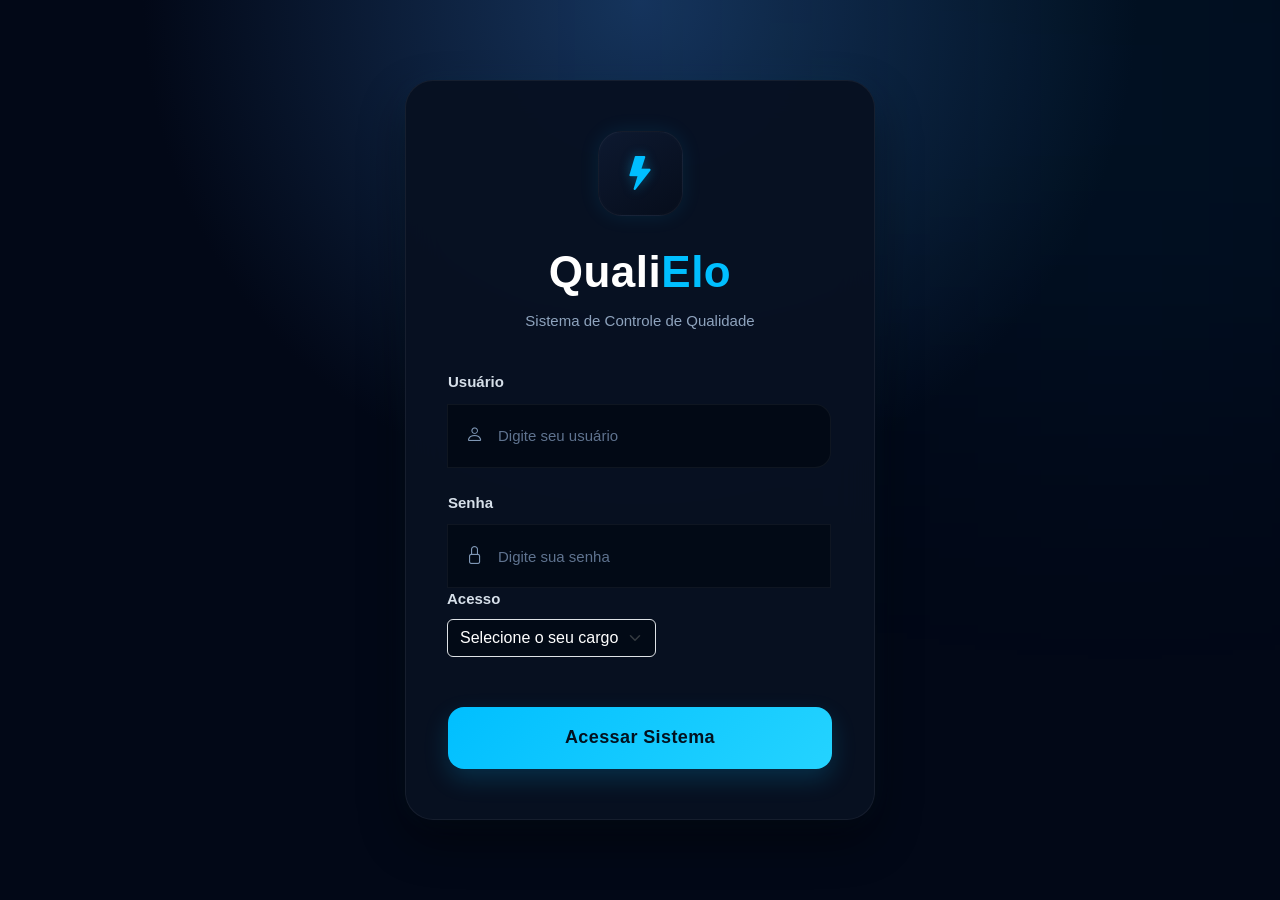
<file: index.html>
<!DOCTYPE html>
<html lang="en">

<head>
    <meta charset="UTF-8">
    <meta name="viewport" content="width=device-width, initial-scale=1.0">
    <title>QualiElo-Login</title>
    <link href="https://cdn.jsdelivr.net/npm/bootstrap@5.3.8/dist/css/bootstrap.min.css" rel="stylesheet"
        integrity="sha384-sRIl4kxILFvY47J16cr9ZwB07vP4J8+LH7qKQnuqkuIAvNWLzeN8tE5YBujZqJLB" crossorigin="anonymous">
    <!-- Bootstrap icon -->
    <link rel="stylesheet" href="https://cdn.jsdelivr.net/npm/bootstrap-icons@1.11.3/font/bootstrap-icons.min.css">
    <link rel="stylesheet" href="css/login.css">
</head>

<body>
    <div class="login-container">

        <div class="logo-box">
            <i class="bi bi-lightning-fill"></i>
        </div>

        <h1>Quali<span>Elo</span></h1>
        <p>Sistema de Controle de Qualidade</p>

      <form action="dashbord.html">

    <!-- USUÁRIO -->
    <div class="input-group">

        <label>Usuário</label>

        <div class="input-box">

            <i class="bi bi-person"></i>

            <input 
                type="text"
                placeholder="Digite seu usuário"
                required
            />

        </div>

    </div>

    <!-- SENHA -->
    <div class="input-group">

        <label>Senha</label>

        <div class="input-box">

            <i class="bi bi-lock"></i>

            <input 
                type="password"
                placeholder="Digite sua senha"
                required
            />

        </div>
        
            
          <div class="mb-3">
            <label for="assunto" class="form-label">Acesso</label>
            <select class="form-select" id="acesso">
              <option selected>Selecione o seu cargo</option>
              <option value="gerente">GERENTE</option>
              <option value="inspetor">INSPETOR</option>
              <option value="lider">LÍDER</option>
            </select>
          </div>
    </div>

    <!-- BOTÃO -->
    <button type="submit">
        Acessar Sistema
    </button>

</form>

    </div>

</body>
<script src="https://cdn.jsdelivr.net/npm/bootstrap@5.3.8/dist/js/bootstrap.bundle.min.js"
    integrity="sha384-FKyoEForCGlyvwx9Hj09JcYn3nv7wiPVlz7YYwJrWVcXK/BmnVDxM+D2scQbITxI"
    crossorigin="anonymous"></script>
</body>

</html>
</file>
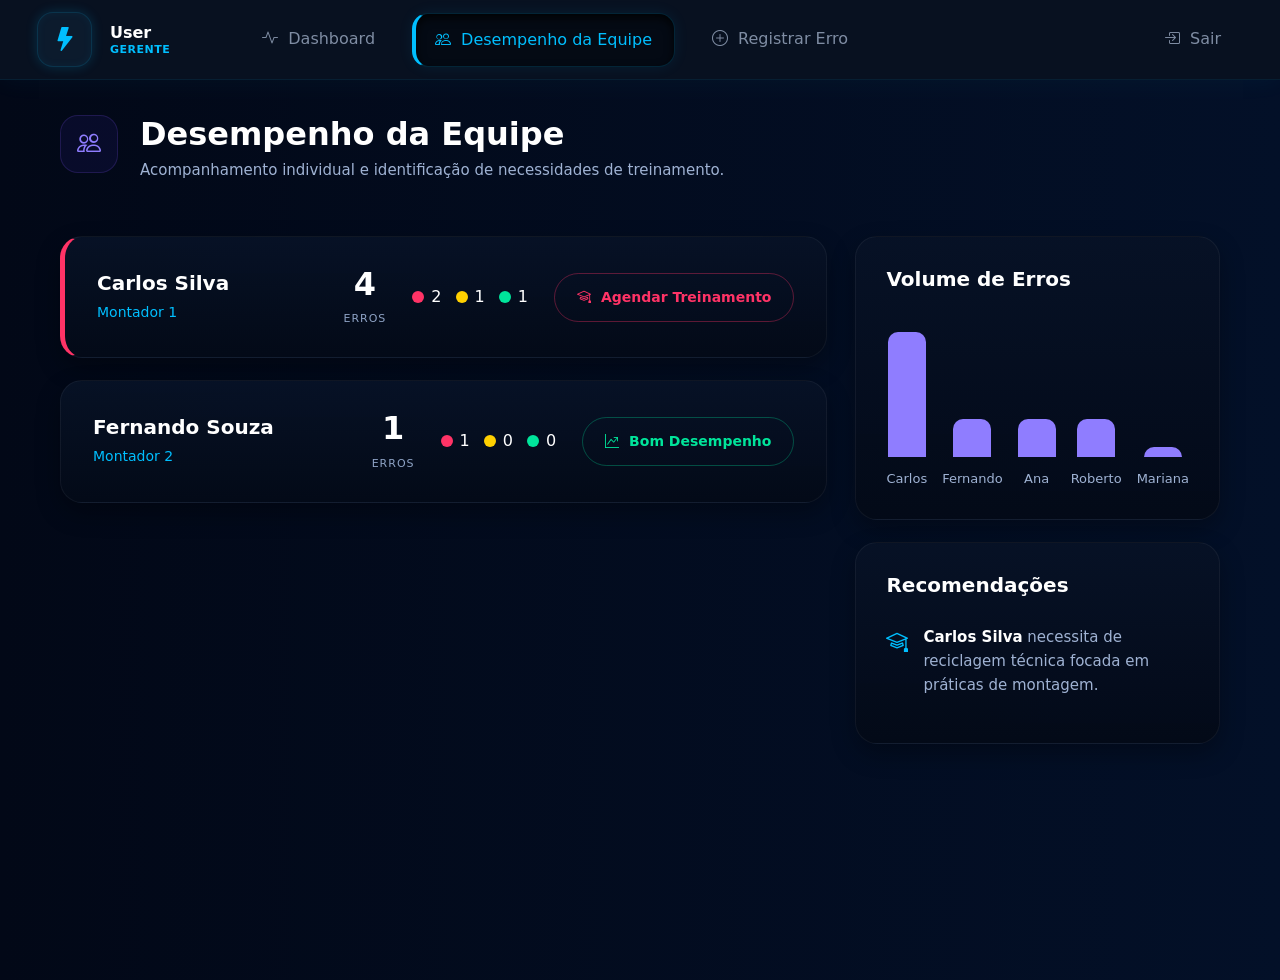
<file: desenpenho.html>
<!DOCTYPE html>
<html lang="en">

<head>
    <meta charset="UTF-8">
    <meta name="viewport" content="width=device-width, initial-scale=1.0">
    <title>Desempenho</title>
    <link href="https://cdn.jsdelivr.net/npm/bootstrap@5.3.8/dist/css/bootstrap.min.css" rel="stylesheet"
        integrity="sha384-sRIl4kxILFvY47J16cr9ZwB07vP4J8+LH7qKQnuqkuIAvNWLzeN8tE5YBujZqJLB" crossorigin="anonymous">
        <link rel="stylesheet" href="https://cdn.jsdelivr.net/npm/bootstrap-icons@1.11.3/font/bootstrap-icons.min.css">
    <link rel="stylesheet" href="css/nav.css">
    <link rel="stylesheet" href="css/desempenho.css">
</head>

<body>

   <nav class="navbar navbar-expand-lg bg-body-tertiary">
  <div class="container-fluid">
    
    <a class="navbar-brand" href="#">
        <i class="bi bi-lightning-fill text-warning" style="font-size: 1.5rem;"></i>
    </a>

    <div class="lh-sm">
    <span class="d-block fw-bold text-black fs-6">User</span>
    <span class="d-block text-info fw-semibold" style="font-size: 0.75rem; letter-spacing: 0.5px;">GERENTE</span>
  </div>
    
    <button class="navbar-toggler" type="button" data-bs-toggle="collapse" data-bs-target="#navbarNav" aria-controls="navbarNav" aria-expanded="false" aria-label="Toggle navigation">
      <span class="navbar-toggler-icon"></span>
    </button>
    <div class="collapse navbar-collapse" id="navbarNav">
      <ul  class="navbar-nav w-100">
        <li class="nav-item">
          <a class="nav-link" aria-current="page" href="dashbord.html"><i class="bi bi-activity"></i>Dashboard</a>
        </li>
        <li class="nav-item">
          <a class="nav-link active" href="desenpenho.html"><i class="bi bi-people"></i>Desempenho da Equipe</a>
        </li>
        <li class="nav-item">
          <a class="nav-link" href="registroErro.html"><i class="bi bi-plus-circle"></i>Registrar Erro</a>
        </li>
         <li class="nav-item ms-auto">
            <a class="nav-link" href="index.html">
              <i class="bi bi-box-arrow-in-right"></i>Sair
            </a>
          </li>
      </ul>
    </div>
  </div>
</nav>

  <section class="team-section">

    <!-- HEADER -->
    <div class="team-header">

        <div class="header-icon">
            <i class="bi bi-people"></i>
        </div>

        <div>
            <h1>Desempenho da Equipe</h1>

            <p>
                Acompanhamento individual e identificação de necessidades de treinamento.
            </p>
        </div>

    </div>

    <!-- GRID -->
    <div class="team-grid">

        <!-- ESQUERDA -->
        <div class="team-left">

            <!-- CARD 1 -->
            <div class="employee-card danger-card">

                <div class="employee-info">

                    <h2>Carlos Silva</h2>

                    <span>Montador 1</span>

                </div>

                <div class="employee-stats">

                    <div class="error-number">
                        <h1>4</h1>
                        <small>ERROS</small>
                    </div>

                    <div class="severity">

                        <div class="severity-item">
                            <span class="dot red"></span>
                            2
                        </div>

                        <div class="severity-item">
                            <span class="dot yellow"></span>
                            1
                        </div>

                        <div class="severity-item">
                            <span class="dot green"></span>
                            1
                        </div>

                    </div>

                    <button class="train-btn danger-btn">

                        <i class="bi bi-mortarboard"></i>

                        Agendar Treinamento

                    </button>

                </div>

            </div>

            <!-- CARD 2 -->
            <div class="employee-card">

                <div class="employee-info">

                    <h2>Fernando Souza</h2>

                    <span>Montador 2</span>

                </div>

                <div class="employee-stats">

                    <div class="error-number">
                        <h1>1</h1>
                        <small>ERROS</small>
                    </div>

                    <div class="severity">

                        <div class="severity-item">
                            <span class="dot red"></span>
                            1
                        </div>

                        <div class="severity-item">
                            <span class="dot yellow"></span>
                            0
                        </div>

                        <div class="severity-item">
                            <span class="dot green"></span>
                            0
                        </div>

                    </div>

                    <button class="train-btn success-btn">

                        <i class="bi bi-graph-up-arrow"></i>

                        Bom Desempenho

                    </button>

                </div>

            </div>

        </div>

        <!-- DIREITA -->
        <div class="team-right">

            <!-- GRÁFICO -->
            <div class="side-card">

                <h3>Volume de Erros</h3>

                <div class="chart-area">

                    <div class="chart-column">

                        <div class="chart-bar big"></div>

                        <span>Carlos</span>

                    </div>

                    <div class="chart-column">

                        <div class="chart-bar small"></div>

                        <span>Fernando</span>

                    </div>

                    <div class="chart-column">

                        <div class="chart-bar small"></div>

                        <span>Ana</span>

                    </div>

                    <div class="chart-column">

                        <div class="chart-bar small"></div>

                        <span>Roberto</span>

                    </div>

                    <div class="chart-column">

                        <div class="chart-bar tiny"></div>

                        <span>Mariana</span>

                    </div>

                </div>

            </div>

            <!-- RECOMENDAÇÕES -->
            <div class="side-card">

                <h3>Recomendações</h3>

                <div class="recommendation">

                    <i class="bi bi-mortarboard"></i>

                    <p>
                        <strong>Carlos Silva</strong>
                        necessita de reciclagem técnica focada em práticas de montagem.
                    </p>

                </div>

            </div>

        </div>

    </div>

</section>
  <script src="js/dash.js"></script>
    <script src="https://cdn.jsdelivr.net/npm/bootstrap@5.3.8/dist/js/bootstrap.bundle.min.js"
        integrity="sha384-FKyoEForCGlyvwx9Hj09JcYn3nv7wiPVlz7YYwJrWVcXK/BmnVDxM+D2scQbITxI"
        crossorigin="anonymous"></script>
</body>

</html>
</file>
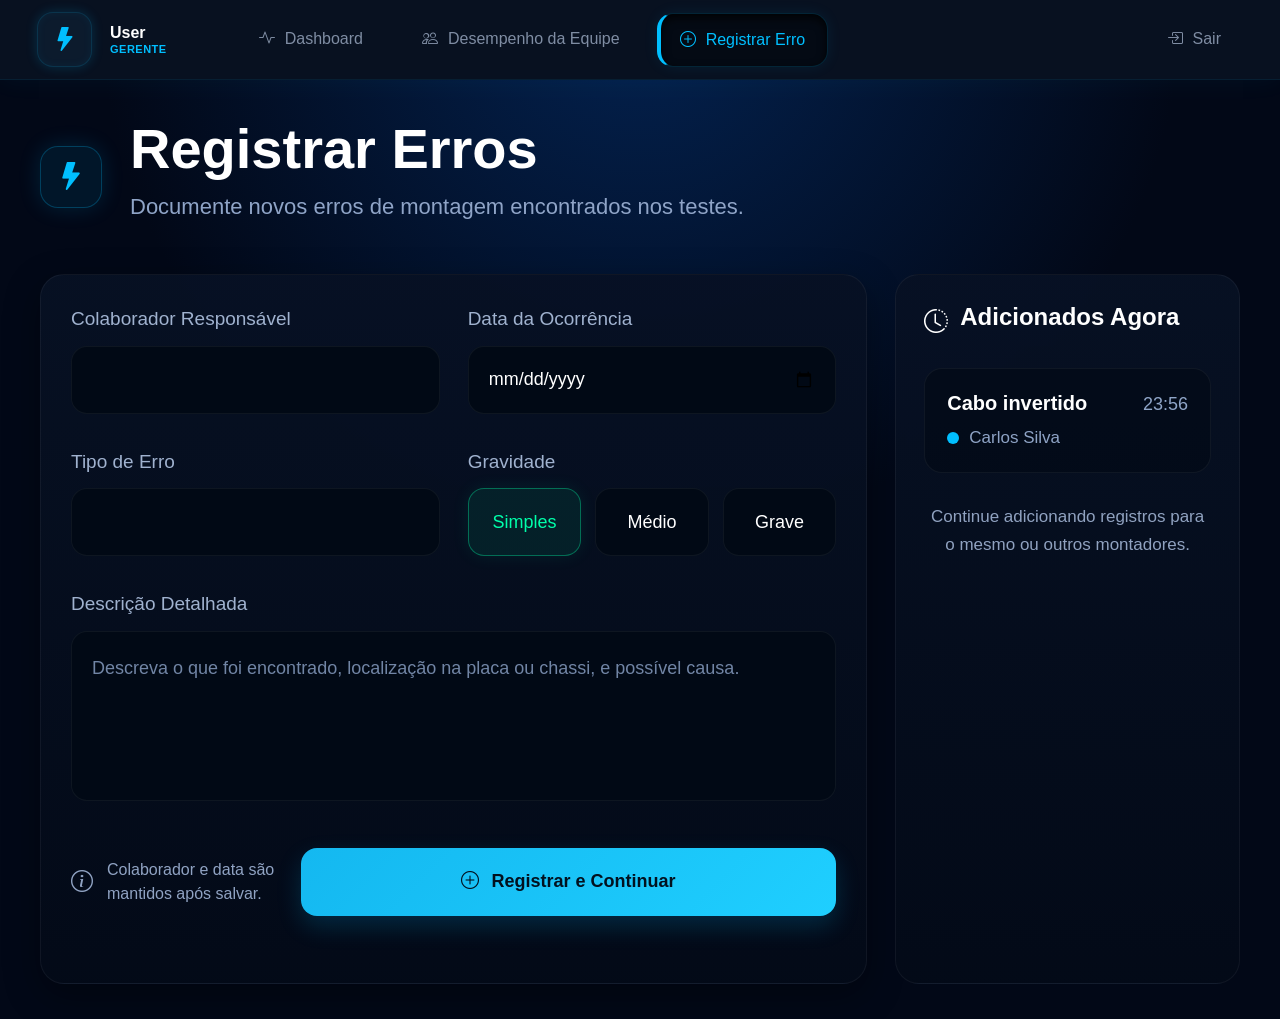
<file: registroErro.html>
<!DOCTYPE html>
<html lang="en">

<head>
    <meta charset="UTF-8">
    <meta name="viewport" content="width=device-width, initial-scale=1.0">
    <title>Desempenho</title>
    <link href="https://cdn.jsdelivr.net/npm/bootstrap@5.3.8/dist/css/bootstrap.min.css" rel="stylesheet"
        integrity="sha384-sRIl4kxILFvY47J16cr9ZwB07vP4J8+LH7qKQnuqkuIAvNWLzeN8tE5YBujZqJLB" crossorigin="anonymous">
    <link rel="stylesheet" href="https://cdn.jsdelivr.net/npm/bootstrap-icons@1.11.3/font/bootstrap-icons.min.css">
    <link rel="stylesheet" href="css/nav.css">
    <link rel="stylesheet" href="css/registroErros.css">
</head>

<body>

    <nav class="navbar navbar-expand-lg bg-body-tertiary">
        <div class="container-fluid">

            <a class="navbar-brand" href="#">
                <i class="bi bi-lightning-fill text-warning" style="font-size: 1.5rem;"></i>
            </a>

            <div class="lh-sm">
                <span class="d-block fw-bold text-black fs-6">User</span>
                <span class="d-block text-info fw-semibold"
                    style="font-size: 0.75rem; letter-spacing: 0.5px;">GERENTE</span>
            </div>

            <button class="navbar-toggler" type="button" data-bs-toggle="collapse" data-bs-target="#navbarNav"
                aria-controls="navbarNav" aria-expanded="false" aria-label="Toggle navigation">
                <span class="navbar-toggler-icon"></span>
            </button>
            <div class="collapse navbar-collapse" id="navbarNav">
                <ul class="navbar-nav w-100">
                    <li class="nav-item">
                        <a class="nav-link" aria-current="page" href="dashbord.html"><i
                                class="bi bi-activity"></i>Dashboard</a>
                    </li>
                    <li class="nav-item">
                        <a class="nav-link" href="desenpenho.html"><i class="bi bi-people"></i>Desempenho da Equipe</a>
                    </li>
                    <li class="nav-item">
                        <a class="nav-link active" href="registroErro.html"><i class="bi bi-plus-circle"></i>Registrar
                            Erro</a>
                    </li>
                    <li class="nav-item ms-auto">
                        <a class="nav-link" href="index.html">
                            <i class="bi bi-box-arrow-in-right"></i>Sair
                        </a>
                    </li>
                </ul>
            </div>
        </div>
    </nav>

    <!-- =========================
     CONTAINER PRINCIPAL
========================= -->
    <div class="registro-container">

        <!-- TOPO -->
        <div class="registro-header">

            <div class="registro-icon">
                <i class="bi bi-lightning-fill"></i>
            </div>

            <div>
                <h1>Registrar Erros</h1>
                <p>Documente novos erros de montagem encontrados nos testes.</p>
            </div>

        </div>

        <!-- GRID -->
        <div class="registro-grid">

            <!-- FORMULÁRIO -->
            <div class="registro-card">

                <form>

                    <!-- LINHA -->
                    <div class="form-row">

                        <!-- COLABORADOR -->
                        <div class="input-group-custom">
                            <label>Colaborador Responsável</label>

                            <input type="text" id="colaborador">
                        </div>

                        <!-- DATA -->
                        <div class="input-group-custom">
                            <label>Data da Ocorrência</label>

                            <input type="date" id="dataErro">
                        </div>

                    </div>

                    <!-- LINHA -->
                    <div class="form-row">

                        <!-- TIPO -->
                        <div class="input-group-custom">
                            <label>Tipo de Erro</label>

                            <input type="text" id="tipoErro">

                        </div>

                        <!-- GRAVIDADE -->
                        <div class="input-group-custom">

                            <label>Gravidade</label>

                            <div class="gravidade-buttons">

                                <button type="button" class="gravidade-btn simples active">
                                    Simples
                                </button>

                                <button type="button" class="gravidade-btn medio">
                                    Médio
                                </button>

                                <button type="button" class="gravidade-btn grave">
                                    Grave
                                </button>

                            </div>

                        </div>

                    </div>

                    <!-- DESCRIÇÃO -->
                    <div class="input-group-custom textarea-group">

                        <label>Descrição Detalhada</label>

                        <textarea id="descricao"
                            placeholder="Descreva o que foi encontrado, localização na placa ou chassi, e possível causa."></textarea>

                    </div>

                    <!-- RODAPÉ -->
                    <div class="form-footer">

                        <div class="footer-info">
                            <i class="bi bi-info-circle"></i>

                            <span>
                                Colaborador e data são<br>
                                mantidos após salvar.
                            </span>
                        </div>

                        <!-- BOTÃO -->
                        <button type="submit" class="submit-btn" id="registrarBtn">
                            <i class="bi bi-plus-circle"></i>
                            Registrar e Continuar
                        </button>

                    </div>

                </form>

            </div>

            <!-- LATERAL -->
            <div class="side-card">

                <div class="side-title">
                    <i class="bi bi-clock-history"></i>
                    <h3>Adicionados Agora</h3>
                </div>

                <!-- ITEM -->
                <div class="recent-item">

                    <div>
                        <h4>Cabo invertido</h4>

                        <div class="recent-user">
                            <span class="dot"></span>
                            Carlos Silva
                        </div>
                    </div>

                    <span class="recent-time">23:56</span>

                </div>

                <!-- TEXTO -->
                <p class="side-text">
                    Continue adicionando registros para o mesmo ou outros montadores.
                </p>

            </div>

        </div>

    </div>
    <script src="https://cdn.jsdelivr.net/npm/bootstrap@5.3.8/dist/js/bootstrap.bundle.min.js"
        integrity="sha384-FKyoEForCGlyvwx9Hj09JcYn3nv7wiPVlz7YYwJrWVcXK/BmnVDxM+D2scQbITxI"
        crossorigin="anonymous"></script>
</body>

</html>
</file>
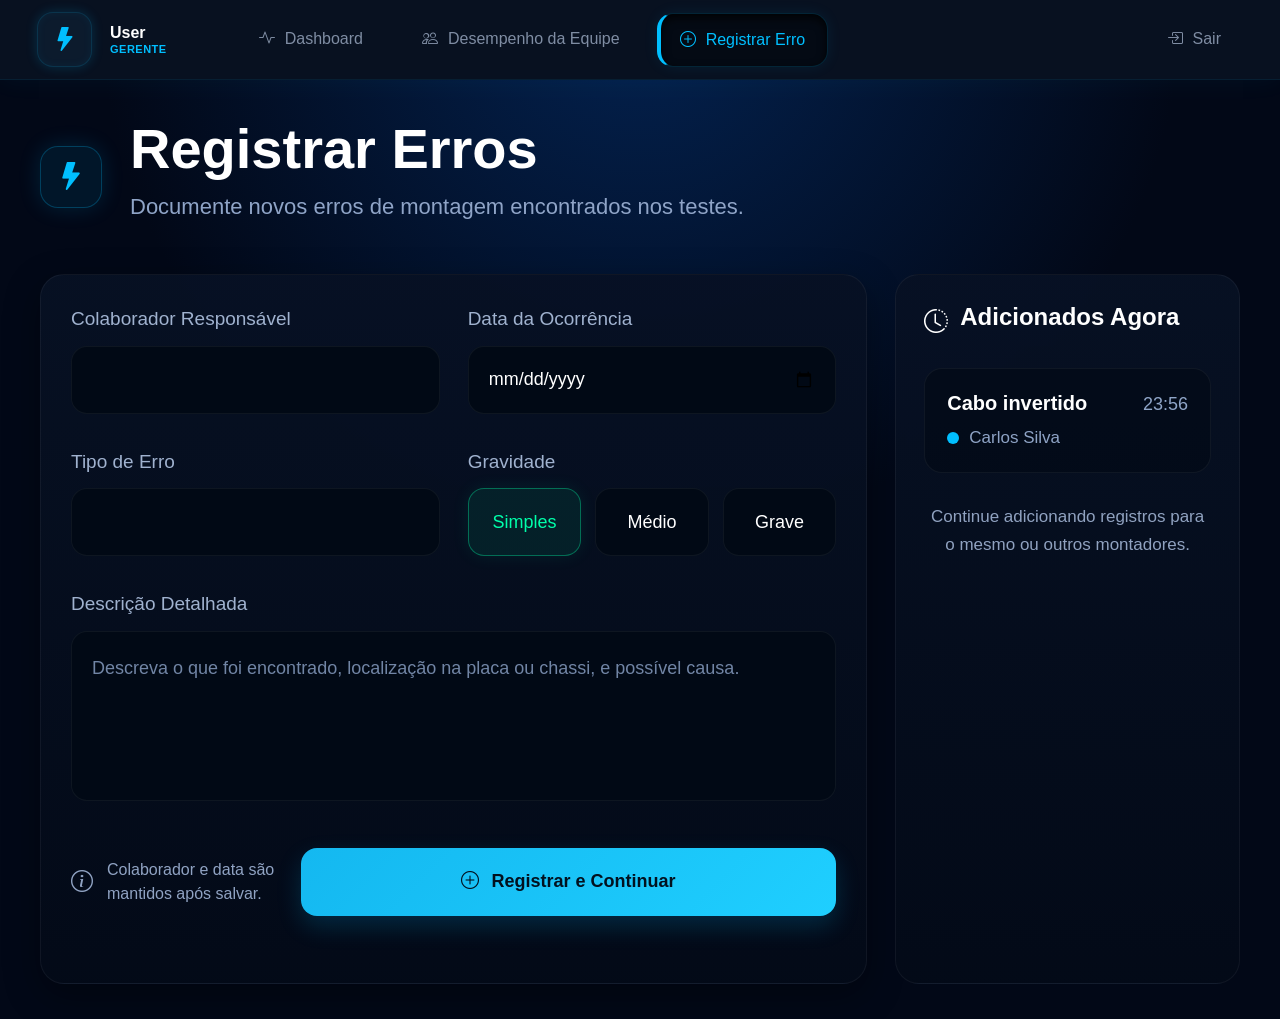
<file: GERENTE/registroErro.html>
<!DOCTYPE html>
<html lang="pt-br">

<head>
    <meta charset="UTF-8">
    <meta name="viewport" content="width=device-width, initial-scale=1.0">
    <title>Registro de Erro</title>
    <link href="https://cdn.jsdelivr.net/npm/bootstrap@5.3.8/dist/css/bootstrap.min.css" rel="stylesheet"
        integrity="sha384-sRIl4kxILFvY47J16cr9ZwB07vP4J8+LH7qKQnuqkuIAvNWLzeN8tE5YBujZqJLB" crossorigin="anonymous">
    <link rel="stylesheet" href="https://cdn.jsdelivr.net/npm/bootstrap-icons@1.11.3/font/bootstrap-icons.min.css">
    <link rel="stylesheet" href="../css/nav.css">
    <link rel="stylesheet" href="../css/registroErros.css">
</head>

<body>

    <nav class="navbar navbar-expand-lg bg-body-tertiary">
        <div class="container-fluid">

            <a class="navbar-brand" href="#">
                <i class="bi bi-lightning-fill text-warning" style="font-size: 1.5rem;"></i>
            </a>

            <div class="lh-sm">
                <span class="d-block fw-bold text-black fs-6">User</span>
                <span class="d-block text-info fw-semibold"
                    style="font-size: 0.75rem; letter-spacing: 0.5px;">GERENTE</span>
            </div>

            <button class="navbar-toggler" type="button" data-bs-toggle="collapse" data-bs-target="#navbarNav"
                aria-controls="navbarNav" aria-expanded="false" aria-label="Toggle navigation">
                <span class="navbar-toggler-icon"></span>
            </button>
            <div class="collapse navbar-collapse" id="navbarNav">
                <ul class="navbar-nav w-100">
                    <li class="nav-item">
                        <a class="nav-link" aria-current="page" href="GERENTE/dashbord.html"><i
                                class="bi bi-activity"></i>Dashboard</a>
                    </li>
                    <li class="nav-item">
                        <a class="nav-link" href="GERENTE/desenpenho.html"><i class="bi bi-people"></i>Desempenho da Equipe</a>
                    </li>
                    <li class="nav-item">
                        <a class="nav-link active" href="#"><i class="bi bi-plus-circle"></i>Registrar
                            Erro</a>
                    </li>
                    <li class="nav-item ms-auto">
                        <a class="nav-link" href="../index.html">
                            <i class="bi bi-box-arrow-in-right"></i>Sair
                        </a>
                    </li>
                </ul>
            </div>
        </div>
    </nav>

    <!-- =========================
     CONTAINER PRINCIPAL
========================= -->
    <div class="registro-container">

        <!-- TOPO -->
        <div class="registro-header">

            <div class="registro-icon">
                <i class="bi bi-lightning-fill"></i>
            </div>

            <div>
                <h1>Registrar Erros</h1>
                <p>Documente novos erros de montagem encontrados nos testes.</p>
            </div>

        </div>

        <!-- GRID -->
        <div class="registro-grid">

            <!-- FORMULÁRIO -->
            <div class="registro-card">

                <form>

                    <!-- LINHA -->
                    <div class="form-row">

                        <!-- COLABORADOR -->
                        <div class="input-group-custom">
                            <label>Colaborador Responsável</label>

                            <input type="text" id="colaborador">
                        </div>

                        <!-- DATA -->
                        <div class="input-group-custom">
                            <label>Data da Ocorrência</label>

                            <input type="date" id="dataErro">
                        </div>

                    </div>

                    <!-- LINHA -->
                    <div class="form-row">

                        <!-- TIPO -->
                        <div class="input-group-custom">
                            <label>Tipo de Erro</label>

                            <input type="text" id="tipoErro">

                        </div>

                        <!-- GRAVIDADE -->
                        <div class="input-group-custom">

                            <label>Gravidade</label>

                            <div class="gravidade-buttons">

                                <button type="button" class="gravidade-btn simples active">
                                    Simples
                                </button>

                                <button type="button" class="gravidade-btn medio">
                                    Médio
                                </button>

                                <button type="button" class="gravidade-btn grave">
                                    Grave
                                </button>

                            </div>

                        </div>

                    </div>

                    <!-- DESCRIÇÃO -->
                    <div class="input-group-custom textarea-group">

                        <label>Descrição Detalhada</label>

                        <textarea id="descricao"
                            placeholder="Descreva o que foi encontrado, localização na placa ou chassi, e possível causa."></textarea>

                    </div>

                    <!-- RODAPÉ -->
                    <div class="form-footer">

                        <div class="footer-info">
                            <i class="bi bi-info-circle"></i>

                            <span>
                                Colaborador e data são<br>
                                mantidos após salvar.
                            </span>
                        </div>

                        <!-- BOTÃO -->
                        <button type="submit" class="submit-btn" id="registrarBtn">
                            <i class="bi bi-plus-circle"></i>
                            Registrar e Continuar
                        </button>

                    </div>

                </form>

            </div>

            <!-- LATERAL -->
            <div class="side-card">

                <div class="side-title">
                    <i class="bi bi-clock-history"></i>
                    <h3>Adicionados Agora</h3>
                </div>

                <!-- ITEM -->
                <div class="recent-item">

                    <div>
                        <h4>Cabo invertido</h4>

                        <div class="recent-user">
                            <span class="dot"></span>
                            Carlos Silva
                        </div>
                    </div>

                    <span class="recent-time">23:56</span>

                </div>

                <!-- TEXTO -->
                <p class="side-text">
                    Continue adicionando registros para o mesmo ou outros montadores.
                </p>

            </div>

        </div>

    </div>
    <script src="https://cdn.jsdelivr.net/npm/bootstrap@5.3.8/dist/js/bootstrap.bundle.min.js"
        integrity="sha384-FKyoEForCGlyvwx9Hj09JcYn3nv7wiPVlz7YYwJrWVcXK/BmnVDxM+D2scQbITxI"
        crossorigin="anonymous"></script>
</body>

</html>
</file>
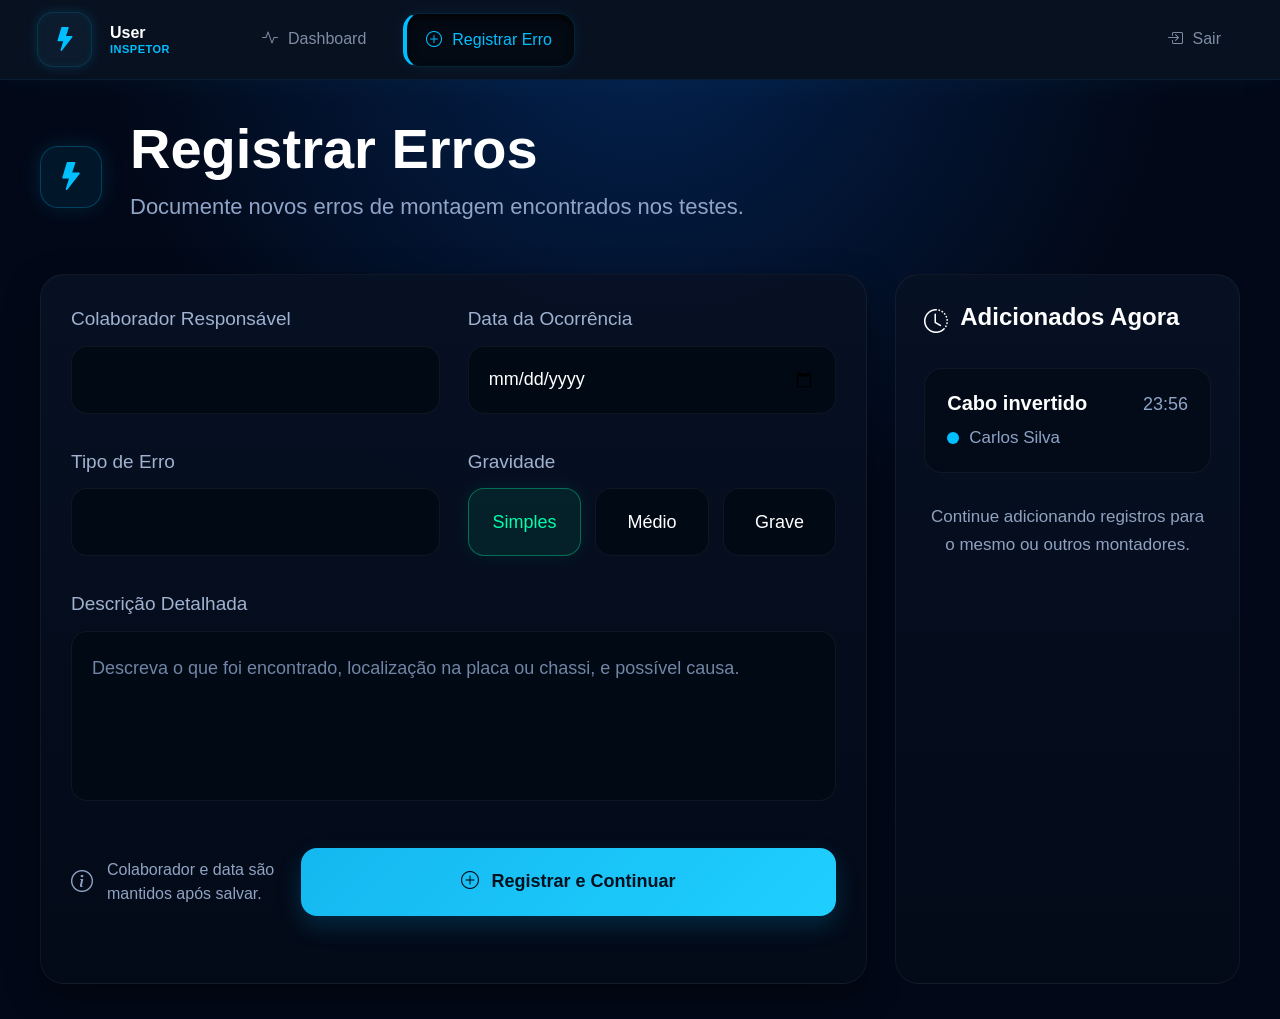
<file: INSPETOR/registroErro-inspetor.html>
<!DOCTYPE html>
<html lang="pt-br">

<head>
    <meta charset="UTF-8">
    <meta name="viewport" content="width=device-width, initial-scale=1.0">
    <title>Registro de Erro</title>
    <link href="https://cdn.jsdelivr.net/npm/bootstrap@5.3.8/dist/css/bootstrap.min.css" rel="stylesheet"
        integrity="sha384-sRIl4kxILFvY47J16cr9ZwB07vP4J8+LH7qKQnuqkuIAvNWLzeN8tE5YBujZqJLB" crossorigin="anonymous">
    <link rel="stylesheet" href="https://cdn.jsdelivr.net/npm/bootstrap-icons@1.11.3/font/bootstrap-icons.min.css">
    <link rel="stylesheet" href="../css/nav.css">
    <link rel="stylesheet" href="../css/registroErros.css">
</head>

<body>

    <nav class="navbar navbar-expand-lg bg-body-tertiary">
        <div class="container-fluid">

            <a class="navbar-brand" href="#">
                <i class="bi bi-lightning-fill text-warning" style="font-size: 1.5rem;"></i>
            </a>

            <div class="lh-sm">
                <span class="d-block fw-bold text-black fs-6">User</span>
                <span class="d-block text-info fw-semibold"
                    style="font-size: 0.75rem; letter-spacing: 0.5px;">INSPETOR</span>
            </div>

            <button class="navbar-toggler" type="button" data-bs-toggle="collapse" data-bs-target="#navbarNav"
                aria-controls="navbarNav" aria-expanded="false" aria-label="Toggle navigation">
                <span class="navbar-toggler-icon"></span>
            </button>
            <div class="collapse navbar-collapse" id="navbarNav">
                <ul class="navbar-nav w-100">
                    <li class="nav-item">
                        <a class="nav-link" aria-current="page" href="INSPETOR/dashbord-inspetor.html"><i
                                class="bi bi-activity"></i>Dashboard</a>
                    </li>
                    <li class="nav-item">
                        <a class="nav-link active" href="#"><i class="bi bi-plus-circle"></i>Registrar
                            Erro</a>
                    </li>
                    <li class="nav-item ms-auto">
                        <a class="nav-link" href="../index.html">
                            <i class="bi bi-box-arrow-in-right"></i>Sair
                        </a>
                    </li>
                </ul>
            </div>
        </div>
    </nav>

    <!-- =========================
     CONTAINER PRINCIPAL
========================= -->
    <div class="registro-container">

        <!-- TOPO -->
        <div class="registro-header">

            <div class="registro-icon">
                <i class="bi bi-lightning-fill"></i>
            </div>

            <div>
                <h1>Registrar Erros</h1>
                <p>Documente novos erros de montagem encontrados nos testes.</p>
            </div>

        </div>

        <!-- GRID -->
        <div class="registro-grid">

            <!-- FORMULÁRIO -->
            <div class="registro-card">

                <form>

                    <!-- LINHA -->
                    <div class="form-row">

                        <!-- COLABORADOR -->
                        <div class="input-group-custom">
                            <label>Colaborador Responsável</label>

                            <input type="text" id="colaborador">
                        </div>

                        <!-- DATA -->
                        <div class="input-group-custom">
                            <label>Data da Ocorrência</label>

                            <input type="date" id="dataErro">
                        </div>

                    </div>

                    <!-- LINHA -->
                    <div class="form-row">

                        <!-- TIPO -->
                        <div class="input-group-custom">
                            <label>Tipo de Erro</label>

                            <input type="text" id="tipoErro">

                        </div>

                        <!-- GRAVIDADE -->
                        <div class="input-group-custom">

                            <label>Gravidade</label>

                            <div class="gravidade-buttons">

                                <button type="button" class="gravidade-btn simples active">
                                    Simples
                                </button>

                                <button type="button" class="gravidade-btn medio">
                                    Médio
                                </button>

                                <button type="button" class="gravidade-btn grave">
                                    Grave
                                </button>

                            </div>

                        </div>

                    </div>

                    <!-- DESCRIÇÃO -->
                    <div class="input-group-custom textarea-group">

                        <label>Descrição Detalhada</label>

                        <textarea id="descricao"
                            placeholder="Descreva o que foi encontrado, localização na placa ou chassi, e possível causa."></textarea>

                    </div>

                    <!-- RODAPÉ -->
                    <div class="form-footer">

                        <div class="footer-info">
                            <i class="bi bi-info-circle"></i>

                            <span>
                                Colaborador e data são<br>
                                mantidos após salvar.
                            </span>
                        </div>

                        <!-- BOTÃO -->
                        <button type="submit" class="submit-btn" id="registrarBtn">
                            <i class="bi bi-plus-circle"></i>
                            Registrar e Continuar
                        </button>

                    </div>

                </form>

            </div>

            <!-- LATERAL -->
            <div class="side-card">

                <div class="side-title">
                    <i class="bi bi-clock-history"></i>
                    <h3>Adicionados Agora</h3>
                </div>

                <!-- ITEM -->
                <div class="recent-item">

                    <div>
                        <h4>Cabo invertido</h4>

                        <div class="recent-user">
                            <span class="dot"></span>
                            Carlos Silva
                        </div>
                    </div>

                    <span class="recent-time">23:56</span>

                </div>

                <!-- TEXTO -->
                <p class="side-text">
                    Continue adicionando registros para o mesmo ou outros montadores.
                </p>

            </div>

        </div>

    </div>
    <script src="https://cdn.jsdelivr.net/npm/bootstrap@5.3.8/dist/js/bootstrap.bundle.min.js"
        integrity="sha384-FKyoEForCGlyvwx9Hj09JcYn3nv7wiPVlz7YYwJrWVcXK/BmnVDxM+D2scQbITxI"
        crossorigin="anonymous"></script>
</body>

</html>
</file>
<file: css/login.css>
/* =========================
   RESET GERAL
========================= */
* {
    margin: 0;
    padding: 0;
    box-sizing: border-box;

    font-family: "Segoe UI", Arial, sans-serif;
}

/* =========================
   FUNDO DA PÁGINA
========================= */
body {
    width: 100%;
    height: 100vh;

    display: flex;
    justify-content: center;
    align-items: center;

    background:
        radial-gradient(circle at top, #16345c 0%, #020817 45%),
        #020817;

    overflow: hidden;

    position: relative;
}

/* EFEITO DE ILUMINAÇÃO */
body::before {
    content: "";

    position: absolute;

    width: 550px;
    height: 550px;

    background: rgba(0, 191, 255, 0.06);

    filter: blur(140px);

    top: -180px;
    right: -120px;
}

/* =========================
   CAIXA PRINCIPAL
========================= */
.login-container {
    position: relative;
    z-index: 1;

    width: 470px;

    padding: 50px 42px;

    border-radius: 28px;

    background: rgba(8, 17, 34, 0.96);

    border: 1px solid rgba(255, 255, 255, 0.06);

    backdrop-filter: blur(18px);

    box-shadow:
        0 20px 45px rgba(0, 0, 0, 0.45),
        0 0 30px rgba(0, 191, 255, 0.06);

    transition: 0.35s ease;
}

/* EFEITO HOVER */
.login-container:hover {
    transform: translateY(-3px);

    box-shadow:
        0 25px 50px rgba(0, 0, 0, 0.55),
        0 0 40px rgba(0, 191, 255, 0.08);
}

/* =========================
   LOGO / ÍCONE
========================= */
.logo-box {
    width: 85px;
    height: 85px;

    margin: 0 auto 30px;

    border-radius: 24px;

    display: flex;
    justify-content: center;
    align-items: center;

    background: linear-gradient(
        145deg,
        rgba(13, 25, 48, 1),
        rgba(6, 13, 27, 1)
    );

    border: 1px solid rgba(255, 255, 255, 0.05);

    box-shadow:
        inset 0 0 10px rgba(255, 255, 255, 0.02),
        0 0 20px rgba(0, 191, 255, 0.10);
}

/* ÍCONE */
.logo-box i {
    color: #00bfff;

    font-size: 34px;

    text-shadow: 0 0 12px rgba(0, 191, 255, 0.35);
}

/* =========================
   TÍTULO
========================= */
h1 {
    text-align: center;

    color: #ffffff;

    font-size: 44px;

    font-weight: 700;

    margin-bottom: 10px;

    letter-spacing: 0.5px;
}

/* PARTE AZUL */
h1 span {
    color: #00bfff;
}

/* SUBTÍTULO */
p {
    text-align: center;

    color: #8ea3bd;

    font-size: 15px;

    line-height: 1.6;

    margin-bottom: 38px;
}

/* =========================
   INPUTS
========================= */
.input-group {
    margin-bottom: 24px;
}

/* LABEL */
label {
    display: block;

    margin-bottom: 10px;

    color: #d7e0ea;

    font-size: 15px;

    font-weight: 600;
}

/* CAIXA DO INPUT */
.input-box {
    width: 100%;
    height: 64px;

    display: flex;
    align-items: center;

    padding: 0 18px;

    border-radius: 16px;

    background: rgba(3, 10, 22, 0.95);

    border: 1px solid rgba(255, 255, 255, 0.05);

    transition: all 0.3s ease;
}

/* FOCUS */
.input-box:focus-within {
    border-color: rgba(0, 191, 255, 0.45);

    background: rgba(5, 14, 30, 1);

    box-shadow:
        0 0 0 4px rgba(0, 191, 255, 0.08),
        0 0 18px rgba(0, 191, 255, 0.12);
}

/* ÍCONE INPUT */
.input-box i {
    color: #7f97b5;

    font-size: 18px;

    margin-right: 14px;

    transition: 0.3s;
}

/* ÍCONE ATIVO */
.input-box:focus-within i {
    color: #00bfff;
}

/* INPUT */
.input-box input {
    width: 100%;
    height: 100%;

    border: none;
    outline: none;

    background: transparent;

    color: #ffffff;

    font-size: 15px;

    font-weight: 500;
}

/* PLACEHOLDER */
.input-box input::placeholder {
    color: #5f738f;
}
.form-select{
    background-color: rgba(3, 10, 22, 0.95);
    color:#ffffff;
}
/* =========================
   BOTÃO
========================= */
button {
    width: 100%;
    height: 62px;

    margin-top: 10px;

    border: none;

    border-radius: 16px;

    background: linear-gradient(
        135deg,
        #00bfff,
        #24d3ff
    );

    color: #03111f;

    font-size: 18px;

    font-weight: 700;

    letter-spacing: 0.4px;

    cursor: pointer;

    transition: all 0.3s ease;

    box-shadow:
        0 10px 25px rgba(0, 191, 255, 0.18);
}

/* HOVER BOTÃO */
button:hover {
    transform: translateY(-2px);

    box-shadow:
        0 14px 30px rgba(0, 191, 255, 0.28);
}

/* CLICK */
button:active {
    transform: scale(0.98);
}

/* =========================
   RESPONSIVIDADE
========================= */
@media (max-width: 600px) {

    .login-container {
        width: 92%;

        padding: 40px 28px;
    }

    h1 {
        font-size: 36px;
    }

    .logo-box {
        width: 75px;
        height: 75px;
    }
}
</file>
<file: css/nav.css>
/* =========================
   NAVBAR PRINCIPAL
========================= */
.navbar {
    background: #081120 !important;
    padding: 12px 25px;
    border-bottom: 1px solid rgba(0, 191, 255, 0.08);
    box-shadow: 0 0 25px rgba(0, 191, 255, 0.05);
}

/* =========================
   LOGO
========================= */
.navbar-brand {
    width: 55px;
    height: 55px;
    background: #0c1b2d;
    border-radius: 16px;
    
    display: flex;
    align-items: center;
    justify-content: center;

    border: 1px solid rgba(0, 191, 255, 0.15);

    box-shadow:
        0 0 12px rgba(0, 191, 255, 0.18),
        inset 0 0 10px rgba(0, 191, 255, 0.05);

    margin-right: 18px;
}

/* ÍCONE */
.navbar-brand i {
    color: #00bfff !important;
    font-size: 1.4rem;
}

/* =========================
   INFORMAÇÕES DO USUÁRIO
========================= */
.lh-sm {
    margin-right: 40px;
}

.lh-sm .fw-bold {
    color: #ffffff !important;
    font-size: 15px;
}

.lh-sm .text-info {
    color: #00bfff !important;
    font-size: 11px !important;
    letter-spacing: 1px;
}

/* =========================
   MENU
========================= */
.navbar-nav {
    gap: 15px;
    margin-left: 30px;
}

/* LINKS */
.nav-link {
    color: #7f8da3 !important;

    display: flex;
    align-items: center;
    gap: 10px;

    padding: 14px 22px !important;

    border-radius: 16px;

    font-weight: 500;

    transition: 0.3s ease;
}

/* ÍCONES */
.nav-link i {
    font-size: 1rem;
}

/* HOVER (Quando passa o mouse) */
.nav-link:hover {
    color: #00bfff !important;
    background: rgba(0, 191, 255, 0.04);
}

/* LINK ATIVO (Apenas a página selecionada fica com o visual escuro e a borda neon) */
.nav-link.active {
    color: #00bfff !important; 
    background: #040a14 !important; /* Mais escuro que a navbar (#081120) */
    
    /* Cria a borda completa sutil e destaca a borda esquerda em azul neon */
    border: 1px solid rgba(0, 191, 255, 0.15) !important;
    border-left: 4px solid #00bfff !important; 
    
    /* Ajusta o padding esquerdo para compensar a borda mais grossa e não mover o texto */
    padding-left: 19px !important; 

    /* Sombra interna para profundidade e brilho neon suave */
    box-shadow: 
        inset 0 4px 10px rgba(0, 0, 0, 0.8),
        0 0 15px rgba(0, 191, 255, 0.08);
}
/* =========================
   BOTÃO MOBILE
========================= */
.navbar-toggler {
    border: none;
    box-shadow: none !important;
}

/* ÍCONE MOBILE */
.navbar-toggler-icon {
    filter: invert(1);
}

/* =========================
   RESPONSIVO
========================= */
@media (max-width: 991px) {

    .navbar-nav {
        margin-top: 20px;
        margin-left: 0;
    }

    .nav-link {
        width: 100%;
    }
}
</file>
<file: css/desempenho.css>
/* =========================
   ÁREA PRINCIPAL
========================= */

.team-section {
    padding: 35px 60px;

    background:
        linear-gradient(
            90deg,
            #020817,
            #031028
        );

    min-height: 100vh;
}

/* =========================
   HEADER
========================= */

.team-header {
    display: flex;

    align-items: flex-start;

    gap: 22px;

    margin-bottom: 38px;
}

/* ÍCONE */
.header-icon {
    width: 58px;
    height: 58px;

    border-radius: 18px;

    display: flex;
    justify-content: center;
    align-items: center;

    background:
        rgba(93, 52, 255, 0.08);

    border:
        1px solid rgba(132, 92, 255, 0.18);
}

.header-icon i {
    font-size: 24px;

    color: #8f7dff;
}

/* TÍTULO */
.team-header h1 {
    color: white;

    font-size: 32px;

    font-weight: 800;

    margin-bottom: 6px;
}

/* TEXTO */
.team-header p {
    color: #9fb2d3;

    font-size: 15px;
}

/* =========================
   GRID
========================= */

.team-grid {
    display: grid;

    grid-template-columns: 2fr 0.95fr;

    gap: 28px;
}

/* ESQUERDA */
.team-left {
    display: flex;

    flex-direction: column;

    gap: 22px;
}

/* =========================
   CARDS FUNCIONÁRIOS
========================= */

.employee-card {
    background:
        linear-gradient(
            180deg,
            rgba(7, 18, 38, 0.96),
            rgba(3, 10, 24, 0.98)
        );

    border-radius: 22px;

    padding: 28px 32px;

    display: flex;

    justify-content: space-between;

    align-items: center;

    border:
        1px solid rgba(255,255,255,0.05);

    box-shadow:
        0 10px 25px rgba(0,0,0,0.30);
}

/* BORDA */
.danger-card {
    border-left:
        5px solid #ff3366;
}

/* INFO */
.employee-info h2 {
    color: white;

    font-size: 20px;

    font-weight: 700;

    margin-bottom: 5px;
}

.employee-info span {
    color: #00bfff;

    font-size: 14px;
}

/* STATS */
.employee-stats {
    display: flex;

    align-items: center;

    gap: 26px;
}

/* NÚMERO */
.error-number h1 {
    color: white;

    font-size: 32px;

    font-weight: 700;

    margin-bottom: 2px;

    text-align: center;
}

.error-number small {
    color: #8ea3c5;

    font-size: 11px;

    letter-spacing: 1px;
}

/* SEVERIDADE */
.severity {
    display: flex;

    gap: 14px;
}

.severity-item {
    color: white;

    font-size: 16px;

    display: flex;

    align-items: center;

    gap: 7px;
}

/* BOLINHAS */
.dot {
    width: 12px;
    height: 12px;

    border-radius: 50%;
}

.red {
    background: #ff3366;
}

.yellow {
    background: #ffd000;
}

.green {
    background: #00e59b;
}

/* =========================
   BOTÕES
========================= */

.train-btn {
    border: none;

    padding: 13px 22px;

    border-radius: 40px;

    font-size: 14px;

    font-weight: 700;

    display: flex;

    align-items: center;

    gap: 10px;

    background: transparent;

    transition: 0.3s;
}

/* BOTÃO ROSA */
.danger-btn {
    color: #ff3366;

    border:
        1px solid rgba(255,51,102,0.35);
}

/* BOTÃO VERDE */
.success-btn {
    color: #00e59b;

    border:
        1px solid rgba(0,229,155,0.30);
}

/* HOVER */
.train-btn:hover {
    transform: translateY(-2px);

    background:
        rgba(255,255,255,0.03);
}

/* =========================
   DIREITA
========================= */

.team-right {
    display: flex;

    flex-direction: column;

    gap: 22px;
}

/* CARD LATERAL */
.side-card {
    background:
        linear-gradient(
            180deg,
            rgba(7, 18, 38, 0.96),
            rgba(3, 10, 24, 0.98)
        );

    border-radius: 22px;

    padding: 30px;

    border:
        1px solid rgba(255,255,255,0.05);

    box-shadow:
        0 10px 25px rgba(0,0,0,0.30);
}

/* TÍTULO */
.side-card h3 {
    color: white;

    font-size: 20px;

    font-weight: 700;

    margin-bottom: 28px;
}

/* =========================
   GRÁFICO
========================= */

.chart-area {
    display: flex;

    align-items: flex-end;

    justify-content: space-between;

    height: 170px;
}

/* COLUNA */
.chart-column {
    display: flex;

    flex-direction: column;

    align-items: center;

    gap: 12px;
}

/* BARRAS */
.chart-bar {
    width: 38px;

    border-radius: 10px 10px 0 0;

    background: #8f7dff;
}

.big {
    height: 125px;
}

.small {
    height: 38px;
}

.tiny {
    height: 10px;
}

/* NOMES */
.chart-column span {
    color: #9fb2d3;

    font-size: 13px;
}

/* =========================
   RECOMENDAÇÃO
========================= */

.recommendation {
    display: flex;

    gap: 15px;

    align-items: flex-start;
}

.recommendation i {
    color: #00bfff;

    font-size: 22px;
}

.recommendation p {
    color: #9fb2d3;

    font-size: 15px;

    line-height: 1.6;
}

.recommendation strong {
    color: white;
}

/* =========================
   RESPONSIVO
========================= */

@media (max-width: 1200px) {

    .team-grid {
        grid-template-columns: 1fr;
    }

}

@media (max-width: 900px) {

    .employee-card {
        flex-direction: column;

        align-items: flex-start;

        gap: 22px;
    }

    .employee-stats {
        flex-wrap: wrap;
    }

}

@media (max-width: 768px) {

    .team-section {
        padding: 25px;
    }

    .team-header h1 {
        font-size: 28px;
    }

    .team-header p {
        font-size: 14px;
    }

    .train-btn {
        width: 100%;

        justify-content: center;
    }

}
</file>
<file: css/registroErros.css>
/* =========================
   BODY
========================= */
body {
    background:
        radial-gradient(circle at top, #032250 0%, #020817 45%),
        #020817;

    min-height: 100vh;

    color: white;

    font-family: "Segoe UI", sans-serif;
}

/* =========================
   CONTAINER
========================= */
.registro-container {
    padding: 35px 40px;
}

/* =========================
   TOPO
========================= */
.registro-header {
    display: flex;
    align-items: center;

    gap: 28px;

    margin-bottom: 35px;
}

/* ÍCONE */
.registro-icon {
    width: 62px;
    height: 62px;

    border-radius: 18px;

    display: flex;
    align-items: center;
    justify-content: center;

    background: rgba(0, 191, 255, 0.08);

    border: 1px solid rgba(0, 191, 255, 0.25);

    box-shadow:
        0 0 22px rgba(0, 191, 255, 0.15);
}

/* ÍCONE */
.registro-icon i {
    color: #00bfff;

    font-size: 28px;
}

/* TÍTULO */
.registro-header h1 {
    font-size: 56px;

    font-weight: 700;

    margin-bottom: 8px;
}

/* SUBTÍTULO */
.registro-header p {
    color: #8fa4c7;

    font-size: 22px;
}

/* =========================
   GRID
========================= */
.registro-grid {
    display: grid;

    grid-template-columns: 2.4fr 1fr;

    gap: 28px;
}

/* =========================
   CARD FORMULÁRIO
========================= */
.registro-card {
    padding: 30px;

    border-radius: 24px;

    background: linear-gradient(
        180deg,
        rgba(7, 17, 36, 0.96),
        rgba(3, 10, 24, 0.98)
    );

    border: 1px solid rgba(255, 255, 255, 0.05);

    box-shadow:
        0 12px 35px rgba(0, 0, 0, 0.35);
}

/* =========================
   LINHAS
========================= */
.form-row {
    display: grid;

    grid-template-columns: 1fr 1fr;

    gap: 28px;

    margin-bottom: 34px;
}

/* =========================
   LABEL
========================= */
.input-group-custom label {
    display: block;

    margin-bottom: 12px;

    color: #a0b2cf;

    font-size: 19px;
}

/* =========================
   INPUTS
========================= */
.input-group-custom input,
.input-group-custom textarea {
    width: 100%;

    border: none;
    outline: none;

    background: rgba(2, 10, 22, 0.95);

    border: 1px solid rgba(255, 255, 255, 0.05);

    color: white;

    border-radius: 16px;

    padding: 18px 20px;

    font-size: 18px;

    transition: 0.3s ease;
}

/* INPUT ALTURA */
.input-group-custom input {
    height: 68px;
}

/* TEXTAREA */
.input-group-custom textarea {
    height: 170px;

    resize: none;

    padding-top: 22px;

    line-height: 1.6;
}

/* PLACEHOLDER */
.input-group-custom textarea::placeholder {
    color: #7185a5;
}

/* FOCUS */
.input-group-custom input:focus,
.input-group-custom textarea:focus {
    border-color: rgba(0, 191, 255, 0.35);

    box-shadow:
        0 0 0 4px rgba(0, 191, 255, 0.06);
}

/* =========================
   GRAVIDADE
========================= */
.gravidade-buttons {
    display: flex;

    gap: 14px;
}

/* BOTÃO */
.gravidade-btn {
    flex: 1;

    height: 68px;

    border-radius: 16px;

    border: 1px solid rgba(255, 255, 255, 0.05);

    background: rgba(2, 10, 22, 0.95);

    color: white;

    font-size: 18px;

    transition: 0.3s ease;
}

/* HOVER */
.gravidade-btn:hover {
    transform: translateY(-2px);
}

/* SIMPLES */
.gravidade-btn.simples.active {
    background: rgba(0, 255, 170, 0.08);

    color: #00ffaa;

    border-color: rgba(0, 255, 170, 0.35);

    box-shadow:
        0 0 18px rgba(0, 255, 170, 0.08);
}

/* MÉDIO */
.gravidade-btn.medio.active {
    background: rgba(255, 196, 0, 0.08);

    color: #ffcf33;

    border-color: rgba(255, 196, 0, 0.35);
}

/* GRAVE */
.gravidade-btn.grave.active {
    background: rgba(255, 0, 85, 0.08);

    color: #ff4d7a;

    border-color: rgba(255, 0, 85, 0.35);
}

/* =========================
   TEXTAREA
========================= */
.textarea-group {
    margin-bottom: 40px;
}

/* =========================
   FOOTER
========================= */
.form-footer {
    display: flex;

    align-items: center;
    justify-content: space-between;

    gap: 20px;
}

/* INFO */
.footer-info {
    display: flex;
    align-items: center;

    gap: 14px;

    color: #90a3c3;

    font-size: 16px;
}

/* ÍCONE */
.footer-info i {
    font-size: 22px;
}

/* =========================
   BOTÃO ENVIAR
========================= */
.submit-btn {
    width: 70%;

    height: 68px;

    border: none;

    border-radius: 16px;

    background: linear-gradient(
        135deg,
        #14b8f0,
        #1fcfff
    );

    color: #02111f;

    font-size: 18px;

    font-weight: 700;

    display: flex;
    align-items: center;
    justify-content: center;

    gap: 12px;

    transition: 0.3s ease;

    box-shadow:
        0 10px 25px rgba(0, 191, 255, 0.18);
}

/* HOVER */
.submit-btn:hover {
    transform: translateY(-2px);

    box-shadow:
        0 14px 32px rgba(0, 191, 255, 0.25);
}

/* =========================
   CARD LATERAL
========================= */
.side-card {
    padding: 28px;

    border-radius: 24px;

    background: linear-gradient(
        180deg,
        rgba(7, 17, 36, 0.96),
        rgba(3, 10, 24, 0.98)
    );

    border: 1px solid rgba(255, 255, 255, 0.05);

    min-height: 710px;
}

/* TOPO */
.side-title {
    display: flex;
    align-items: center;

    gap: 12px;

    margin-bottom: 28px;
}

/* ÍCONE */
.side-title i {
    color: white;

    font-size: 24px;
}

/* TEXTO */
.side-title h3 {
    font-size: 24px;

    font-weight: 700;
}

/* =========================
   ITEM RECENTE
========================= */
.recent-item {
    display: flex;

    justify-content: space-between;
    align-items: flex-start;

    padding: 22px;

    border-radius: 18px;

    background: rgba(2, 10, 22, 0.65);

    border: 1px solid rgba(255, 255, 255, 0.05);

    margin-bottom: 30px;
}

/* TÍTULO */
.recent-item h4 {
    font-size: 20px;

    font-weight: 700;

    margin-bottom: 10px;
}

/* USUÁRIO */
.recent-user {
    display: flex;
    align-items: center;

    gap: 10px;

    color: #8ea3c5;

    font-size: 17px;
}

/* BOLINHA */
.dot {
    width: 12px;
    height: 12px;

    border-radius: 50%;

    background: #00bfff;
}

/* HORA */
.recent-time {
    color: #8fa5c7;

    font-size: 18px;
}

/* TEXTO */
.side-text {
    text-align: center;

    color: #90a2c0;

    font-size: 17px;

    line-height: 1.6;
}

/* =========================
   RESPONSIVO
========================= */
@media (max-width: 1200px) {

    .registro-grid {
        grid-template-columns: 1fr;
    }

    .side-card {
        min-height: auto;
    }
}

@media (max-width: 768px) {

    .registro-container {
        padding: 25px 18px;
    }

    .registro-header {
        flex-direction: column;
        align-items: flex-start;
    }

    .registro-header h1 {
        font-size: 40px;
    }

    .registro-header p {
        font-size: 17px;
    }

    .form-row {
        grid-template-columns: 1fr;
    }

    .gravidade-buttons {
        flex-direction: column;
    }

    .form-footer {
        flex-direction: column;
        align-items: stretch;
    }

    .submit-btn {
        width: 100%;
    }
}
</file>
